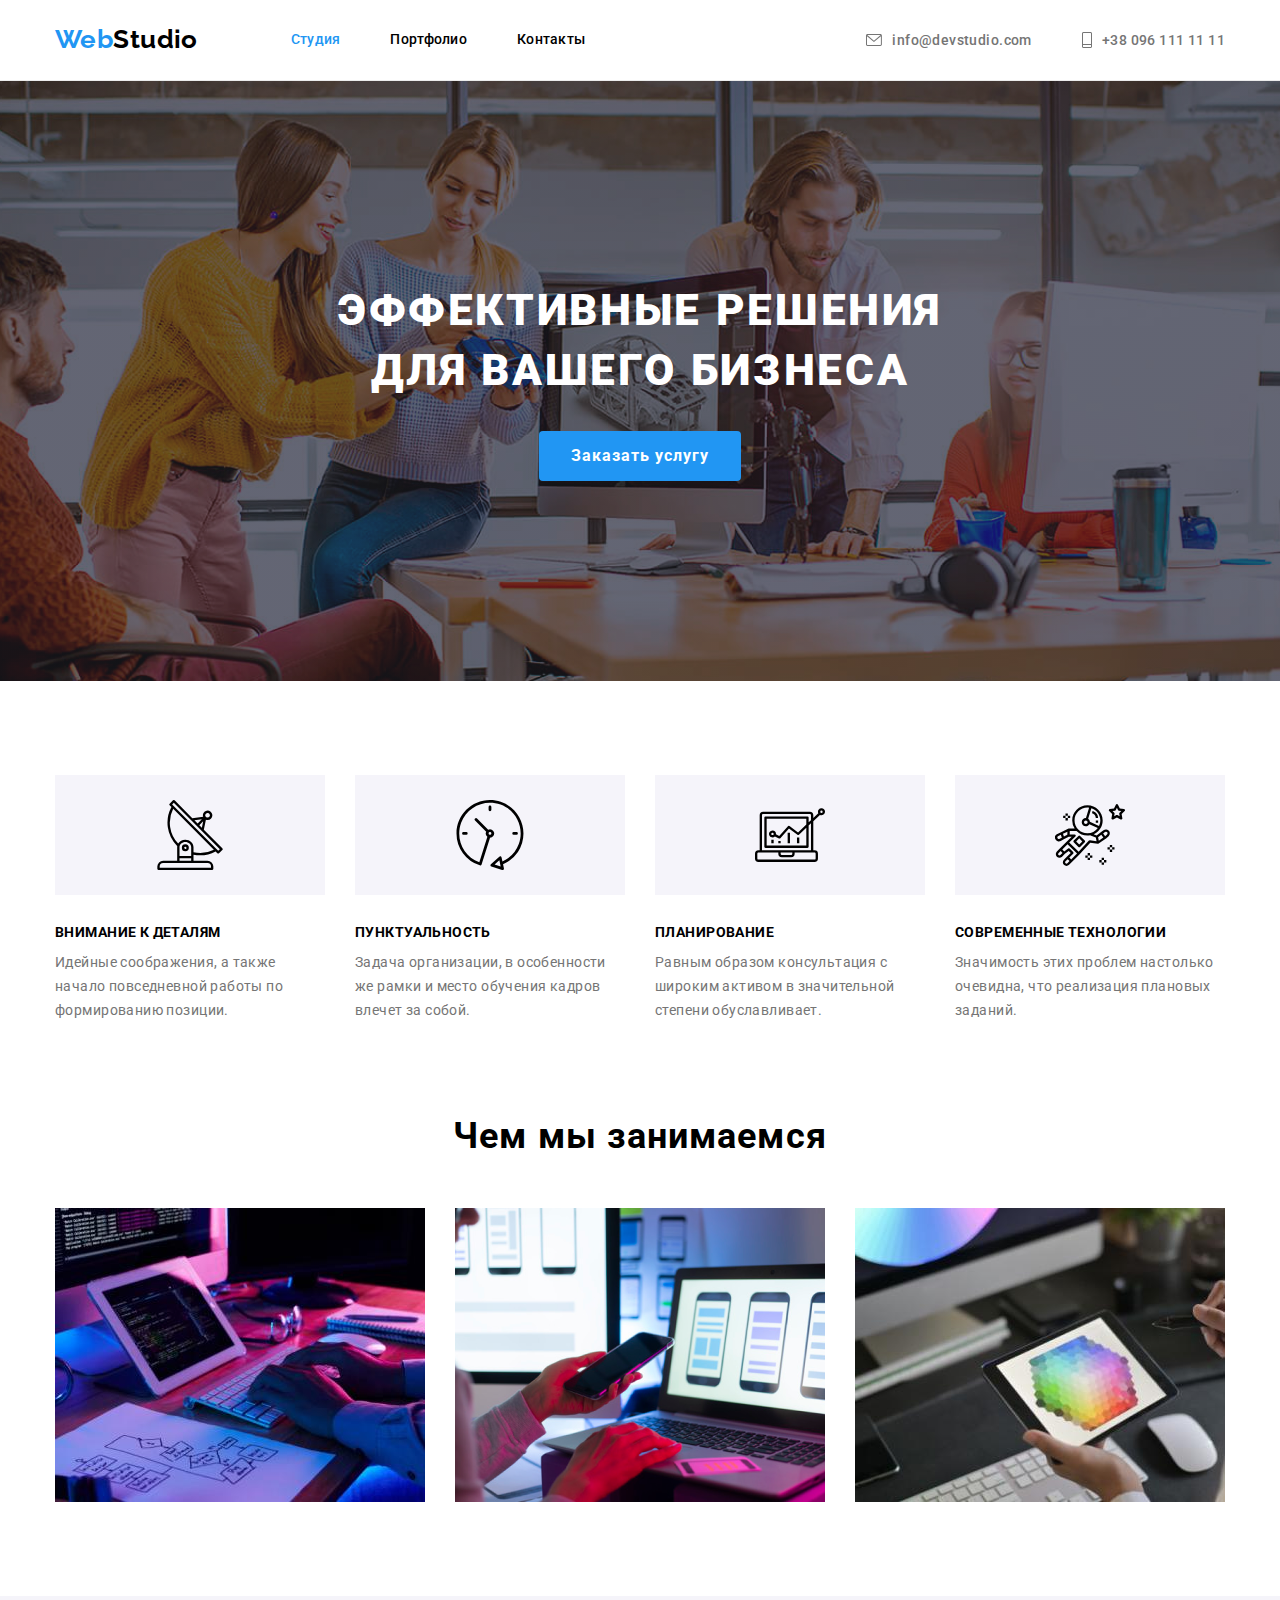
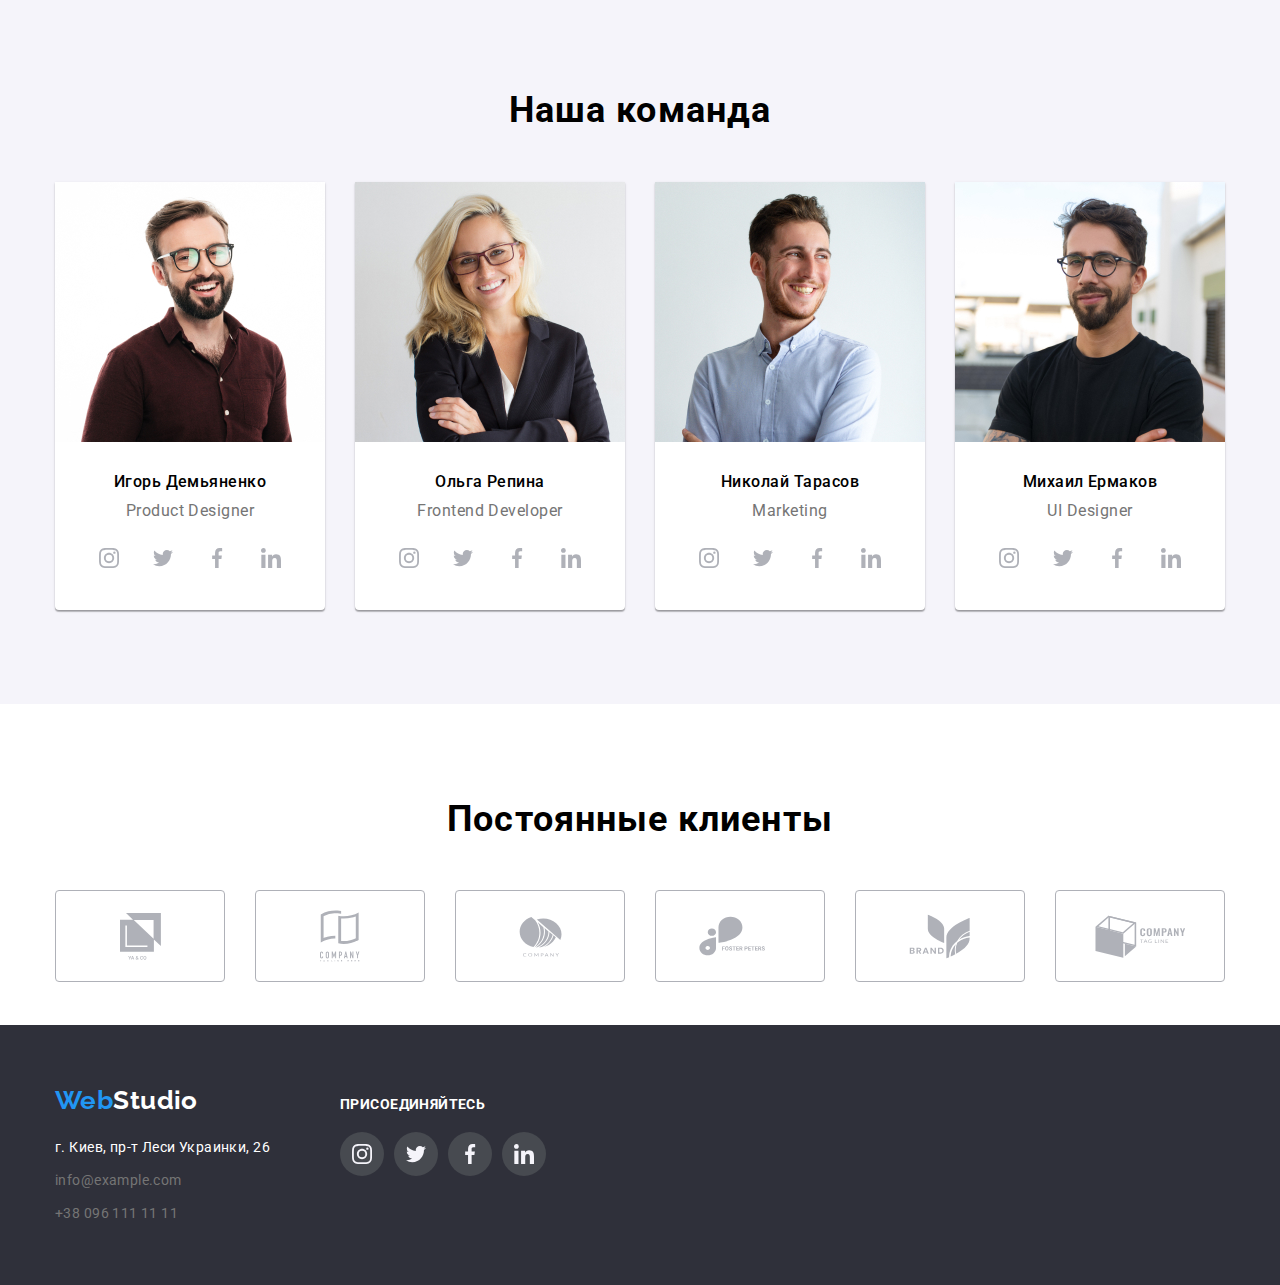
<file: index.html>
<!DOCTYPE html>
<html lang="ru">

<head>
    <meta charset="UTF-8" />
    <meta http-equiv="X-UA-Compatible" content="IE=edge" />
    <meta name="viewport" content="width=device-width, initial-scale=1.0" />
    <title>Web Studio</title>
    <link rel="stylesheet" href="./css/styles.css" />
    <link rel="preconnect" href="https://fonts.googleapis.com" />
    <link rel="preconnect" href="https://fonts.gstatic.com" crossorigin />
    <link href="https://fonts.googleapis.com/css2?family=Raleway:wght@700&family=Roboto:wght@400;500;700;900&display=swap" rel="stylesheet" />
    <link rel="stylesheet" href="https://cdnjs.cloudflare.com/ajax/libs/modern-normalize/1.1.0/modern-normalize.min.css" />
    <link rel="stylesheet" href="css/styles.css" />
</head>

<body class="body">
    <!-- ? header -->
    <header class="header">
        <div class="header-nav container">
            <nav class="nav-page">
                <a clas href="/" class="logo"> <span class="web">Web</span>Studio</a>
                <ul class="site-nav">
                    <li class="nav-item"><a href="index.html" class="link current-link">Студия</a></li>
                    <li class="nav-item"><a href="portfolio.html" class="link">Портфолио</a></li>
                    <li class="nav-item"><a href="/" class="link">Контакты</a></li>
                </ul>
            </nav>
            <ul class="header-contact">
                <li class="nav-item">
                    <a class="contacts-mail" href="mailto:info@devstudio.com"> 
                        <svg class="contacts-mail-icon" width="16" height="12">
                        <use href="images/icon.svg#icon-mail"></use>
                        </svg> info@devstudio.com </a>
                </li>
                <li class="nav-item">
                    <a class="contacts-mob" href="tel:+380961111111">  
                        <svg class="contacts-mob-icon" width="10" height="16">
                        <use href="images/icon.svg#icon-mobile"></use>
                        </svg> +38 096 111 11 11 </a>
                </li>
            </ul>
        </div>
    </header>

    <!-- ? main -->
    <main>
        <!-- section hero -->
                  <section class="section-hero">
            <div class="container">
                <h1 class="titel">ЭФФЕКТИВНЫЕ РЕШЕНИЯ ДЛЯ ВАШЕГО БИЗНЕСА</h1>
                <button type="button" class="button">Заказать услугу</button>
            </div>
        </section>

        <!-- section advantage -->
        <section class="section">
            
        <!-- <h2>Наше преимущество</h2> -->
            <div class="container">
                <ul class="advantage-box">
                    <li class="item item-advantage">
                        <div class="advantage-icon">
                        <svg width="70" height="70">
                            <use href="images/icon.svg#icon-antena"></use>
                        </svg>
                        </div>
                        <h3 class="advantage-title">Внимание к деталям</h3>
                        <p class="advantage-text"> 
                            Идейные соображения, а также начало повседневной работы по формированию позиции.
                        </p>
                    </li>
                    <li class="item item-advantage">
                        <div class="advantage-icon">
                         <svg width="70" height="70">
                            <use href="images/icon.svg#icon-clock"></use>
                        </svg>
                        </div>
                        <h3 class="advantage-title">Пунктуальность</h3>
                        <p class="advantage-text">
                            Задача организации, в особенности же рамки и место обучения кадров влечет за собой.
                        </p>
                    </li>
                    <li class="item item-advantage">
                        <div class="advantage-icon">
                         <svg width="70" height="70">
                            <use href="images/icon.svg#icon-diagram"></use>
                        </svg>
                        </div>
                        <h3 class="advantage-title">Планирование</h3>
                        <p class="advantage-text">
                            Равным образом консультация с широким активом в значительной степени обуславливает.
                        </p>
                    </li>
                    <li class="item item-advantage">
                        <div class="advantage-icon">
                         <svg width="70" height="70">
                            <use href="images/icon.svg#icon-astronaut"></use>
                        </svg>
                        </div>
                        <h3 class="advantage-title">Современные технологии</h3>
                        <p class="advantage-text">
                            Значимость этих проблем настолько очевидна, что реализация плановых заданий.
                        </p>
                    </li>
                </ul>
            </div>
        </section>

        <!-- section work-->
        <section class="section work">
            <div class="container">
                <h2 class="title-work">Чем мы занимаемся</h2>
                <ul class="list-work">
                    <li class="item">
                        <img src="./images/laptop.jpg" alt="laptop" width="370" style="display: block" />
                    </li>
                    <li class="item">
                        <img src="./images/smartphone.jpg" alt="smartphone" width="370" style="display: block" />
                    </li>
                    <li class="item">
                        <img src="./images/tablet.jpg" alt="tablet" width="370" style="display: block" />
                    </li>
                </ul>
            </div>
        </section>

        <!-- section team-->
        <section class="section section-team">
            <h2 class="title-team">Наша команда</h2>
            <div class="container">
                <ul class="list-team">
                    <li class="item item-team">
                        <img src="./images/img1.jpg" alt="Игорь Демьяненко" class="img-team" width="270" style="display: block" />
                        <h3 class="team-user">Игорь Демьяненко</h3>
                        <p class="user-prof">Product Designer</p>
                        <ul class="team-card-user">
                            <li class="team-list-icon">
                                <a class="team-link-icon t-icon" href="/" targey="blank" rel="/" aria-label="instagram">
                                  <svg class="team-icon" width="20" height="20">
                                  <use href="images/icon.svg#icon-instagram"></use>
                                  </svg>
                                </a>
                            </li>
                            <li class="team-list-icon">
                                <a class="team-link-icon t-icon" href="/" targey="blank" aria-label="twitter">
                                    <svg class="team-icon" width="20" height="20">
                                    <use href="images/icon.svg#icon-twitter"></use>
                                    </svg>
                                </a>
                            </li>
                            <li class="team-list-icon">
                                <a class="team-link-icon t-icon" href="/" targey="blank" aria-label="facebook">
                                    <svg class="team-icon" width="20" height="20">
                                    <use href="images/icon.svg#icon-facebook"></use>
                                    </svg>
                                </a>
                            </li>
                            <li class="team-list-icon">
                                <a class="team-link-icon t-icon" href="/" targey="blank" aria-label="linkedin">
                                    <svg class="team-icon" width="20" height="20">
                                    <use href="images/icon.svg#icon-linkedin"></use>
                                    </svg>
                                </a>
                            </li>
                        </ul>
                    </li>
                    <li class="item item-team">
                        <img src="./images/img2.jpg" alt="Ольга Репина" class="img-team" width="270" style="display: block" />
                        <h3 class="team-user">Ольга Репина</h3>
                        <p class="user-prof">Frontend Developer</p>
                        <ul class="team-card-user">
                            <li class="team-list-icon">
                                <a class="team-link-icon t-icon" href="/" targey="blank" rel="/" aria-label="instagram">
                                  <svg class="team-icon" width="20" height="20">
                                  <use href="images/icon.svg#icon-instagram"></use>
                                  </svg>
                                </a>
                            </li>
                            <li class="team-list-icon">
                                <a class="team-link-icon t-icon" href="/" targey="blank" aria-label="twitter">
                                    <svg class="team-icon" width="20" height="20">
                                    <use href="images/icon.svg#icon-twitter"></use>
                                    </svg>
                                </a>
                            </li>
                            <li class="team-list-icon">
                                <a class="team-link-icon t-icon" href="/" targey="blank" aria-label="facebook">
                                    <svg class="team-icon" width="20" height="20">
                                    <use href="images/icon.svg#icon-facebook"></use>
                                    </svg>
                                </a>
                            </li>
                            <li class="team-list-icon">
                                <a class="team-link-icon t-icon" href="/" targey="blank" aria-label="linkedin">
                                    <svg class="team-icon" width="20" height="20">
                                    <use href="images/icon.svg#icon-linkedin"></use>
                                    </svg>
                                </a>
                            </li>
                        </ul>
                    </li>
                    <li class="item item-team">
                        <img src="./images/img3.jpg" alt="Николай Тарасов" class="img-team" width="270" style="display: block" />
                        <h3 class="team-user">Николай Тарасов</h3>
                        <p class="user-prof">Marketing</p>
                        <ul class="team-card-user">
                            <li class="team-list-icon">
                                <a class="team-link-icon t-icon" href="/" targey="blank" rel="/" aria-label="instagram">
                                  <svg class="team-icon" width="20" height="20">
                                  <use href="images/icon.svg#icon-instagram"></use>
                                  </svg>
                                </a>
                            </li>
                            <li class="team-list-icon">
                                <a class="team-link-icon t-icon" href="/" targey="blank" aria-label="twitter">
                                    <svg class="team-icon" width="20" height="20">
                                    <use href="images/icon.svg#icon-twitter"></use>
                                    </svg>
                                </a>
                            </li>
                            <li class="team-list-icon">
                                <a class="team-link-icon t-icon" href="/" targey="blank" aria-label="facebook">
                                    <svg class="team-icon" width="20" height="20">
                                    <use href="images/icon.svg#icon-facebook"></use>
                                    </svg>
                                </a>
                            </li>
                            <li class="team-list-icon">
                                <a class="team-link-icon t-icon" href="/" targey="blank" aria-label="linkedin">
                                    <svg class="team-icon" width="20" height="20">
                                    <use href="images/icon.svg#icon-linkedin"></use>
                                    </svg>
                                </a>
                            </li>
                        </ul>
                    </li>
                    <li class="item item-team">
                        <img src="./images/img4.jpg" alt="Михаил Ермаков" class="img-team" width="270" style="display: block" />
                        <h3 class="team-user">Михаил Ермаков</h3>
                        <p class="user-prof">UI Designer</p>
                        <ul class="team-card-user">
                            <li class="team-list-icon">
                                <a class="team-link-icon t-icon" href="/" targey="blank" rel="/" aria-label="instagram">
                                  <svg class="team-icon" width="20" height="20">
                                  <use href="images/icon.svg#icon-instagram"></use>
                                  </svg>
                                </a>
                            </li>
                            <li class="team-list-icon">
                                <a class="team-link-icon t-icon" href="/" targey="blank" aria-label="twitter">
                                    <svg class="team-icon" width="20" height="20">
                                    <use href="images/icon.svg#icon-twitter"></use>
                                    </svg>
                                </a>
                            </li>
                            <li class="team-list-icon">
                                <a class="team-link-icon t-icon" href="/" targey="blank" aria-label="facebook">
                                    <svg class="team-icon" width="20" height="20">
                                    <use href="images/icon.svg#icon-facebook"></use>
                                    </svg>
                                </a>
                            </li>
                            <li class="team-list-icon">
                                <a class="team-link-icon t-icon" href="/" targey="blank" aria-label="linkedin">
                                    <svg class="team-icon" width="20" height="20">
                                    <use href="images/icon.svg#icon-linkedin"></use>
                                    </svg>
                                </a>
                            </li>
                        </ul>
                    </li>
                </ul>
            </div>
        </section>

        <!-- section regular customers -->
        <section class="section-customers">
          <div class="container">
            <h2 class="titel-customers">Постоянные клиенты</h2>
            <ul class="list-customers">

              <li class="item-customers">
                <a class="nav-customers" href="/">
                  <svg class="icon-customers" width="41" height="47">
                    <use href="images/icon.svg#icon-YaCo"></use>
                  </svg>
                </a>
              </li>

             <li class="item-customers">
               <a class="nav-customers" href="/">
                 <svg class="icon-customers" width="40" height="52">
                   <use href="images/icon.svg#icon-company"></use>
                 </svg>
               </a>
             </li>

             <li class="item-customers">
               <a class="nav-customers" href="/">
                 <svg class="icon-customers" width="43" height="41">
                   <use href="images/icon.svg#icon-COMPANY1"></use>
                 </svg>
               </a>
             </li>

             <li class="item-customers">
               <a class="nav-customers" href="/">
                <svg class="icon-customers" width="84" height="40">
                  <use href="images/icon.svg#icon-FP"></use>
                </svg>
               </a>  
             </li>

             <li class="item-customers">
               <a class="nav-customers" href="/">
                 <svg class="icon-customers" width="62" height="45">
                   <use href="images/icon.svg#icon-brand"></use>
                 </svg> 
               </a>
             </li>

             <li class="item-customers">
               <a class="nav-customers" href="/">
                 <svg class="icon-customers" width="93" height="43">
                   <use href="images/icon.svg#icon-CTL"></use>
                 </svg> 
               </a>
             </li>
            </ul>
         </div>
        </section>

    </main>

    <!-- ? footer -->
    <footer class="footer">
        <div class="container footer-container">
            <div class="footer-address"> 
              <a href="/" class="logo"><span class="web">Web</span><span class="studio">Studio</span></a>
               <address>
                 <ul class="list-address">
                    <li>
                        <p class="address">г. Киев, пр-т Леси Украинки, 26</p>
                    </li>
                    <li>
                        <a href="mailto:info@example.com" class="mail">info@example.com</a>
                    </li>
                    <li><a href="tel:+380961111111" class="tel">+38 096 111 11 11</a></li>
                 </ul>
              </address>
            </div>
            <div class="footer-join">
               <strong class="join-title">ПРИСОЕДИНЯЙТЕСЬ</strong>
                    <ul class="join">
                            <li class="join-list-icon">
                                <a class="join-link-icon icon" href="/" targey="blank" rel="/" aria-label="instagram">
                                  <svg class="join-icon" width="20" height="20">
                                  <use href="images/icon.svg#icon-instagram"></use>
                                  </svg>
                                </a>
                            </li>
                            <li class="join-list-icon">
                                <a class="join-link-icon icon" href="/" targey="blank" aria-label="twitter">
                                    <svg class="join-icon" width="20" height="20">
                                    <use href="images/icon.svg#icon-twitter"></use>
                                    </svg>
                                </a>
                            </li>
                            <li class="join-list-icon">
                                <a class="join-link-icon icon" href="/" targey="blank" aria-label="facebook">
                                    <svg class="join-icon" width="20" height="20">
                                    <use href="images/icon.svg#icon-facebook"></use>
                                    </svg>
                                </a>
                            </li>
                            <li class="join-list-icon">
                                <a class="join-link-icon icon" href="/" targey="blank" aria-label="linkedin">
                                    <svg class="join-icon" width="20" height="20">
                                    <use href="images/icon.svg#icon-linkedin"></use>
                                    </svg>
                                </a>
                            </li>
                     </ul>
            </div>
        </div>
    </footer>
</body>

</html>
</file>
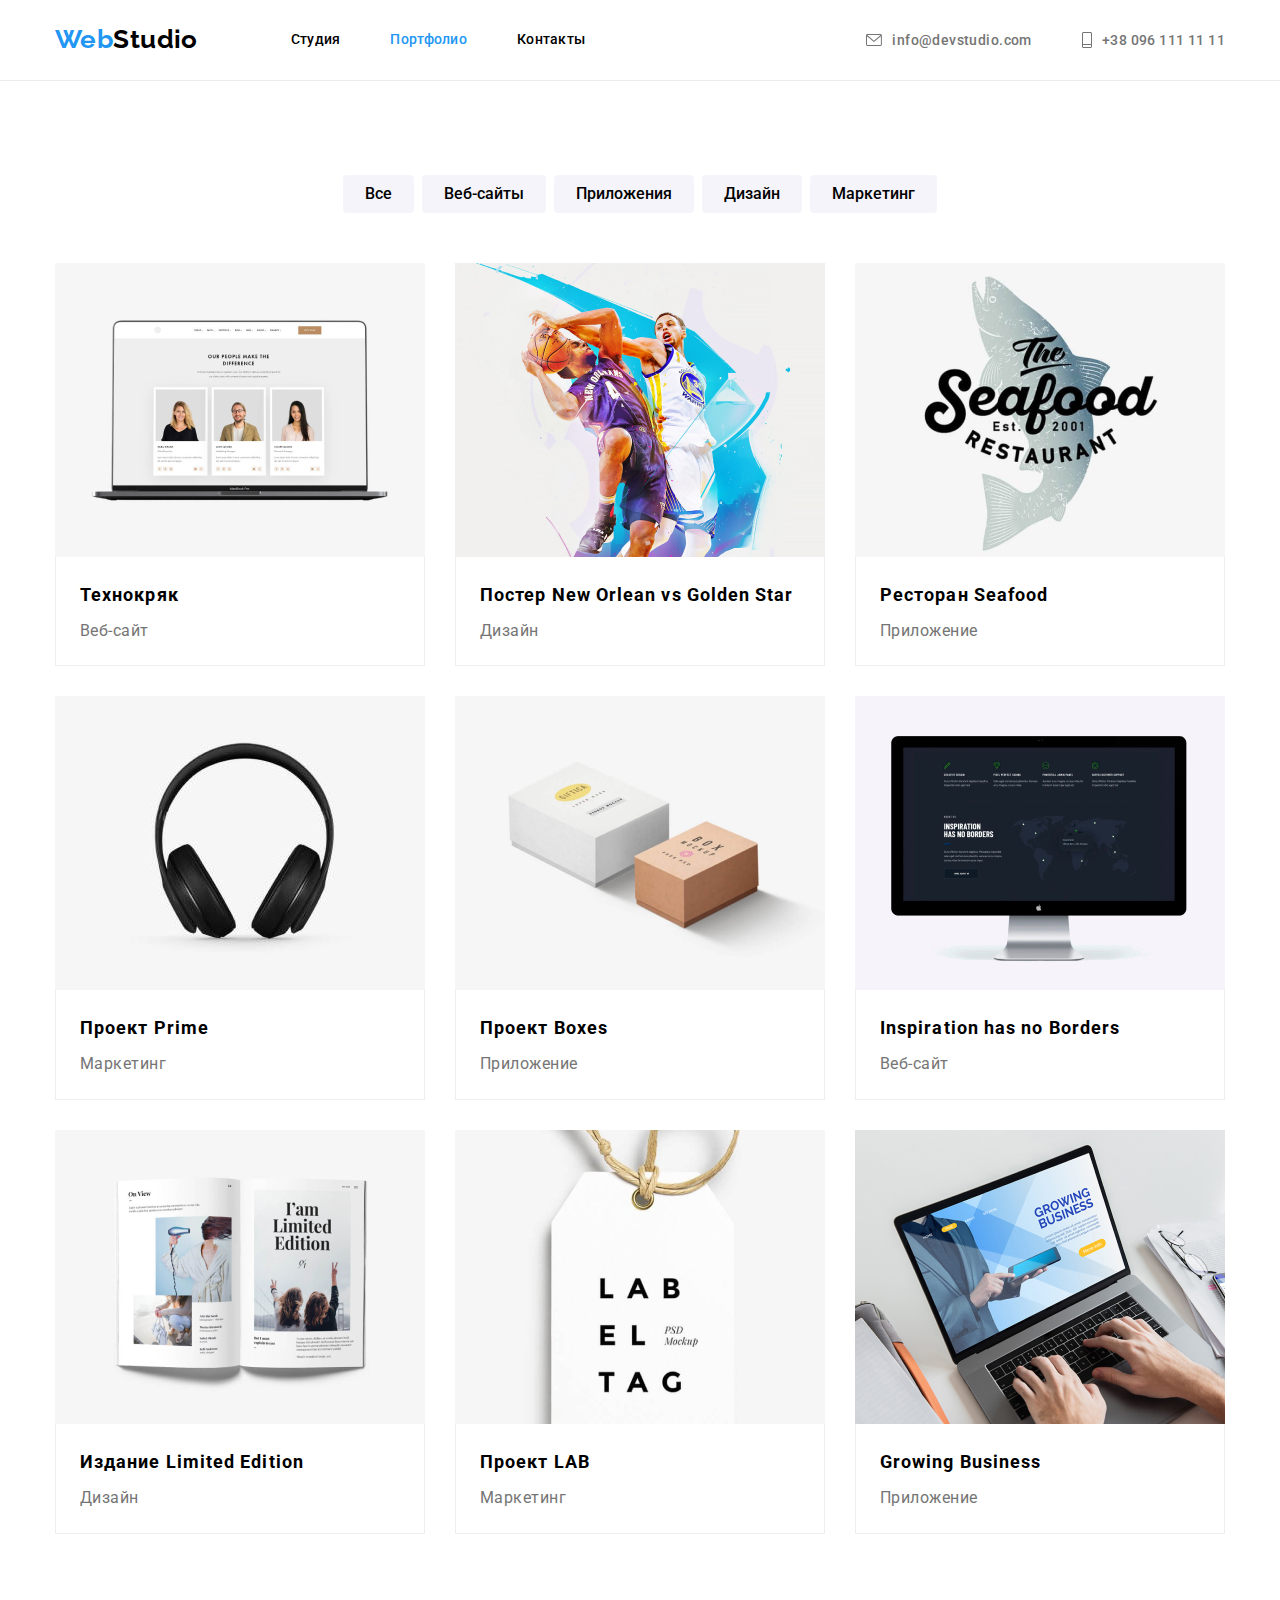
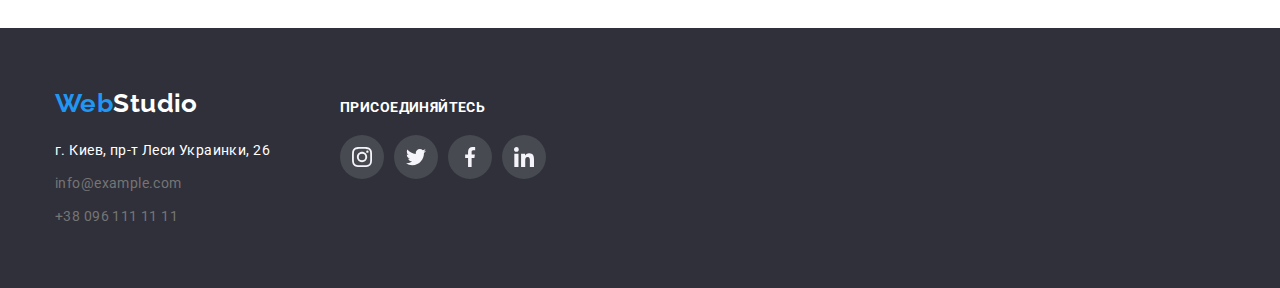
<file: portfolio.html>
<!DOCTYPE html>
<html lang="ru">

<head>
  <meta charset="UTF-8" />
  <meta http-equiv="X-UA-Compatible" content="IE=edge" />
  <meta name="viewport" content="width=device-width, initial-scale=1.0" />
  <title>Web Studio</title>
  <link rel="stylesheet" href="./css/styles.css" />
  <link rel="preconnect" href="https://fonts.googleapis.com" />
  <link rel="preconnect" href="https://fonts.gstatic.com" crossorigin />
  <link href="https://fonts.googleapis.com/css2?family=Raleway:wght@700&family=Roboto:wght@400;500;700;900&display=swap" rel="stylesheet" />
  <link rel="stylesheet" href="https://cdnjs.cloudflare.com/ajax/libs/modern-normalize/1.1.0/modern-normalize.min.css" />
  <link rel="stylesheet" href="css/styles.css" />
</head>

<body class="body">
  <!-- ? header -->
  <header class="header">
    <div class="header-nav container">
      <nav class="nav-page">
        <a clas href="/" class="logo"> <span class="web">Web</span>Studio</a>
        <ul class="site-nav">
          <li class="nav-item"><a href="index.html" class="link">Студия</a></li>
          <li class="nav-item">
            <a href="portfolio.html" class="link current-link">Портфолио</a>
          </li>
          <li class="nav-item"><a href="/" class="link">Контакты</a></li>
        </ul>
      </nav>
       <ul class="header-contact">
                <li class="nav-item">
                    <a class="contacts-mail" href="mailto:info@devstudio.com"> 
                        <svg class="contacts-mail-icon" width="16" height="12">
                        <use href="images/icon.svg#icon-mail"></use>
                        </svg> info@devstudio.com </a>
                </li>
                <li class="nav-item">
                    <a class="contacts-mob" href="tel:+380961111111">  
                        <svg class="contacts-mob-icon" width="10" height="16">
                        <use href="images/icon.svg#icon-mobile"></use>
                        </svg> +38 096 111 11 11 </a>
                </li>
            </ul>
    </div>
  </header>

  <!-- ? main -->
  <main>

    <!-- section filter -->
    <section class="section">

      <!-- <h1>ПОРТФОЛИО</h1> -->
      <div class="container">
        <ul class="port-list">
          <li class="port-item"><button type="button" class="filter">Все</button></li>
          <li class="port-item"><button type="button" class="filter">Веб-сайты</button></li>
          <li class="port-item"><button type="button" class="filter">Приложения</button></li>
          <li class="port-item"><button type="button" class="filter">Дизайн</button></li>
          <li class="port-item"><button type="button" class="filter">Маркетинг</button></li>
        </ul>
        <ul class="flex-container">
          <li class="flex-element">
            <a class="flex-link" href="/">
            <img src="./images/techhryack.jpg" alt="технокряк" width="370" style="display: block" />
            <div class="filter-border">
              <h2 class="filter-title">Технокряк</h2>
              <p class="filter-chapter">Веб-сайт</p>
            </div>
            </a>
          </li>
          <li class="flex-element">
            <a class="flex-link" href="/">
            <img src="./images/poster.jpg" alt="New Orlean vs Golden Star" width="370" style="display: block" />
            <div class="filter-border">
              <h2 class="filter-title">Постер New Orlean vs Golden Star</h2>
              <p class="filter-chapter">Дизайн</p>
            </div>
            </a>
          </li>
          <li class="flex-element">
            <a class="flex-link" href="/">
            <img src="./images/restoran.jpg" alt="Seafood" width="370" style="display: block" />
            <div class="filter-border">
              <h2 class="filter-title">Ресторан Seafood</h2>
              <p class="filter-chapter">Приложение</p>
            </div>
            </a>
          </li>
          <li class="flex-element">
            <a class="flex-link" href="/">
            <img src="./images/project.jpg" alt="Prime" width="370" style="display: block" />
            <div class="filter-border">
              <h2 class="filter-title">Проект Prime</h2>
              <p class="filter-chapter">Маркетинг</p>
            </div>
            </a>
          </li>
          <li class="flex-element">
            <a class="flex-link" href="/">
            <img src="./images/boxes.jpg" alt="Boxes" width="370" style="display: block" />
            <div class="filter-border">
              <h2 class="filter-title">Проект Boxes</h2>
              <p class="filter-chapter">Приложение</p>
            </div>
            </a>
          </li>
          <li class="flex-element">
            <a class="flex-link" href="/">
            <img src="./images/borders.jpg" alt="Borders" width="370" style="display: block" />
            <div class="filter-border">
              <h2 class="filter-title">Inspiration has no Borders</h2>
              <p class="filter-chapter">Веб-сайт</p>
            </div>
            </a>
          </li>
          <li class="flex-element">
            <a class="flex-link" href="/">
            <img src="./images/Limited Edition.jpg" alt="Limited Edition" width="370" style="display: block" />
            <div class="filter-border">
              <h2 class="filter-title">Издание Limited Edition</h2>
              <p class="filter-chapter">Дизайн</p>
            </div>
            </a>
          </li>
          <li class="flex-element">
            <a class="flex-link" href="/">
            <img src="./images/LAB.jpg" alt="LAB" width="370" style="display: block" />
            <div class="filter-border">
              <h2 class="filter-title">Проект LAB</h2>
              <p class="filter-chapter">Маркетинг</p>
            </div>
            </a>
          </li>
          <li class="flex-element">
            <a class="flex-link" href="/">
            <img src="./images/Growing Business.jpg" alt="Growing Business" width="370" style="display: block" />
            <div class="filter-border">
              <h2 class="filter-title">Growing Business</h2>
              <p class="filter-chapter">Приложение</p>
            </div>
            </a>
          </li>
        </ul>
      </div>
    </section>
  </main>

  <!-- ? footer -->
  <footer class="footer">
        <div class="container footer-container">
            <div class="footer-address"> 
              <a href="/" class="logo"><span class="web">Web</span><span class="studio">Studio</span></a>
               <address>
                 <ul class="list-address">
                    <li>
                        <p class="address">г. Киев, пр-т Леси Украинки, 26</p>
                    </li>
                    <li>
                        <a href="mailto:info@example.com" class="mail">info@example.com</a>
                    </li>
                    <li><a href="tel:+380961111111" class="tel">+38 096 111 11 11</a></li>
                 </ul>
              </address>
            </div>
            <div class="footer-join">
               <strong class="join-title">ПРИСОЕДИНЯЙТЕСЬ</strong>
                    <ul class="join">
                            <li class="join-list-icon">
                                <a class="join-link-icon icon" href="/" targey="blank" rel="/" aria-label="instagram">
                                  <svg class="join-icon" width="20" height="20">
                                  <use href="images/icon.svg#icon-instagram"></use>
                                  </svg>
                                </a>
                            </li>
                            <li class="join-list-icon">
                                <a class="join-link-icon icon" href="/" targey="blank" aria-label="twitter">
                                    <svg class="join-icon" width="20" height="20">
                                    <use href="images/icon.svg#icon-twitter"></use>
                                    </svg>
                                </a>
                            </li>
                            <li class="join-list-icon">
                                <a class="join-link-icon icon" href="/" targey="blank" aria-label="facebook">
                                    <svg class="join-icon" width="20" height="20">
                                    <use href="images/icon.svg#icon-facebook"></use>
                                    </svg>
                                </a>
                            </li>
                            <li class="join-list-icon">
                                <a class="join-link-icon icon" href="/" targey="blank" aria-label="linkedin">
                                    <svg class="join-icon" width="20" height="20">
                                    <use href="images/icon.svg#icon-linkedin"></use>
                                    </svg>
                                </a>
                            </li>
                     </ul>
            </div>
        </div>
  </footer>
</body>

</html>
</file>
<file: css/styles.css>
/* HOME */

/* body */

.body {
  font-family: 'Roboto', 'sans-serif';
  font-style: normal;
  font-size: 14px;
  letter-spacing: 0.03em;

  color: #757575;
}

:root {
  --basic-font-family: 'Roboto';

  --basiс-background-color: #2f303a;
  --secondary-background-color: #f5f4fa;
  --third-background-color: #2196f3;

  --basiс-color: #757575;
  --secondary-color: black;
  --third-color: #2196f3;
  --final-color: #ffffff;
}

/* ? header */
.header {
  display: flex;
  align-items: center;

  border-bottom: 1px solid #ececec;
  border-left: none;
}

.container {
  margin-left: auto;
  margin-right: auto;
  padding-left: 15px;
  padding-right: 15px;

  width: 1200px;
}

.header-nav {
  display: inline-block;
  display: flex;
}

.nav-page {
  display: inline-block;
  display: flex;
}

.logo,
.web {
  color: var(--secondary-color);
  padding: 0px;
  padding-top: 24px;
  padding-bottom: 25px;

  font-family: 'Raleway';
  font-weight: 700;
  font-size: 26px;
  line-height: 1.19;

  text-decoration: none;
}

.web {
  color: var(--third-color);
}

ul {
  list-style: none;
  padding: 0;
  margin: 0;
}

/* site nav */

.site-nav,
.link,
.filter {
  color: var(--secondary-color);
}

.site-nav {
  display: flex;
  margin-left: 93px;
}

.site-nav .nav-item {
  margin-right: 50px;
}

.site-nav .nav-item:last-child {
  margin-right: 0px;
}

.current-link {
  color: var(--third-color);
  display: block;
}

.link:hover,
.link:focus,
.contacts-mail:hover,
.contacts-mail:focus,
.contacts-mob:hover,
.contacts-mob:focus,
.mail:hover,
.mail:focus,
.tel:hover,
.tel:focus {
  color: var(--third-color);
}

.link {
  font-family: var(--basic-font-family);

  display: block;
  padding-top: 32px;
  padding-bottom: 32px;

  font-weight: 500;
  line-height: 1.14;
  letter-spacing: 0.02em;
  text-decoration: none;
}

 /* contact */

.header-contact {
  display: flex;
  align-items: center;
  margin-left: auto;
  padding-top: 32px;
  padding-bottom: 32px;
}

.contacts-mail,
.contacts-mob {
  color: var(--basiс-color);
  font-weight: 500;
  text-decoration: none;
}

.contacts-mail {
  display: flex;
  align-content: center;
  align-items: center;
}

.contacts-mob {
  display: flex;
  align-items: center;
  justify-content: center;
  padding-right: 0px;
  margin-left: 50px;
}

.contacts-mail-icon,
.contacts-mob-icon {
  margin-right: 10px;
  fill: currentColor;
}

.contacts-mob-icon:hover,
.contacts-mob-icon:focus,
.contacts-mail-icon:hover,
.contacts-mail-icon:focus {
  background-color: var(--secondary-background-color);
  fill: #2196f3;
}


/* ? main */

/* section hero */
.section-hero,
.footer {
  background-color: var(--basiс-background-color);
}

.section-hero {
  text-align: center;
  padding-top: 200px;
  padding-bottom: 200px;

  background-image: linear-gradient(rgba(47, 48, 58, 0.4), rgba(47, 48, 58, 0.4)), 
  url(../images/Img.png);
  background-repeat: no-repeat;
  background-position: center;
  max-width: 1600px;
  margin: 0 auto;
  }

.titel {
  font-family: var(--basic-font-family);
  color: var(--final-color);

  margin: 0px auto;
  margin-bottom: 30px;
  width: 696px;

  font-weight: 900;
  font-size: 44px;
  line-height: 1.36;
  letter-spacing: 0.06em;
}

.button {
  font-family: var(--basic-font-family);
  background-color: var(--third-background-color);
  color: var(--final-color);
  padding: 10px 32px;

  cursor: pointer;
  border: none;
  border-radius: 4px;

  font-weight: 700;
  letter-spacing: 0.06em;
  font-size: 16px;
  line-height: 1.9;
}

/* section advantage */

.section {
  padding-top: 94px;
  padding-bottom: 94px;
}

.advantage-box {
  display: flex;
  justify-content: space-between;
  margin-top: 0px;
  margin-bottom: 0px;
  padding-left: 0px;
}

.advantage-icon {
  background-color: var(--secondary-background-color);

  display: flex;
  height: 120px;
  justify-content: center;
  align-items: center;
}

.advantage-title {
  font-family: var(--basic-font-family);
  color: var(--secondary-color);

  margin-top: 30px;
  margin-bottom: 10px;

  font-weight: 700;
  font-size: 14px;
  line-height: 1.14;
  letter-spacing: 0.03em;
  text-transform: uppercase;
}

.advantage-text {
  font-family: var(--basic-font-family);
  color: var(--basiс-color);

  margin-top: 0px;
  margin-bottom: 0px;
  width: 270px;

  line-height: 1.7;
  letter-spacing: 0.03em;
}

/* section work and team */
.work {
  padding-top: 0px;
}

.item {
margin-right: 30px;
}

.item:last-child {
  margin-right: 0px;
}

.title-work,
.title-team {
  font-family: var(--basic-font-family);
  color: var(--secondary-color);

  margin-top: 0px;
  margin-bottom: 50px;

  font-weight: 700;
  font-size: 36px;
  line-height: 1.16;
  letter-spacing: 0.03em;
}

.title-work {
  text-align: center;
  margin-bottom: 50px;
}

.list-work {
  display: inline-block;
  display: flex;
}

element.style {
  display: block;
  max-width: 100%;
  height: auto;
}

.section-team {
  background-color: var(--secondary-background-color);
  margin-bottom: 0px;
}

.title-team {
  text-align: center;
  margin: 0px;
  margin-bottom: 50px;
}

.list-team {
  display: inline-block;
  display: flex;
  padding-bottom: 0px;
}

.item-team {
  background: var(--final-color);
  box-shadow: 0px 1px 3px rgba(0, 0, 0, 0.12), 0px 1px 1px rgba(0, 0, 0, 0.14), 0px 2px 1px rgba(0, 0, 0, 0.2);
  border-radius: 0px 0px 4px 4px;
}

.img-team {
 margin-bottom: 30px;
}

.team-user {
  font-family: var(--basic-font-family);
  color: var(--secondary-color);

  margin: 0px;
  margin-bottom: 10px;
  text-align: center;

  font-weight: 500;
  font-size: 16px;
  line-height: 1.19;
  letter-spacing: 0.03em;
}

.user-prof {
  font-family: var(--basic-font-family);
  color: var(--basiс-color);

  text-align: center;
  margin: 0px;
  margin-bottom: 16px;

  font-size: 16px;
  line-height: 1.19;
  letter-spacing: 0.03em;
}

.team-card-user {
  display: flex;
  margin-bottom: 30px;
  justify-content: center;
}

ul {
  list-style: none;
}

.team-list-icon {
  border-color: var(--final-color);

  width: 44px;
  height: 44px;
  margin-right: 10px;
}

.team-list-icon:last-child {
  margin-right: 0px;
}

.team-link-icon {
  display: block;
  align-items: center;
  justify-content: center;
  width: 44px;
  height: 44px;
  padding: 12px;

  background-color: #ffff;
  border-radius: 70%;
}

.t-icon {
  background-color: #fff;
}

.team-icon {
  fill: #AFB1B8;
}

.team-link-icon:hover .team-icon,
.team-link-icon:focus .team-icon {
  fill: #F5F4FA;
  background-color: #AFB1B8;
}

.t-icon:hover,
.t-icon:focus {
  background-color: #AFB1B8;
}

/* section-customers */

.section-customers {
  margin-top: 0px;
  margin-bottom: 0px;
  background-color: #ffff;
}

.titel-customers {
  color: var(--secondary-color);

  padding-top: 94px;
  margin-top: 0px;
  margin-bottom: 50px;

  font-weight: 700;
  font-size: 36px;
  line-height: 42px;
  text-align: center;
  letter-spacing: 0.03em;
}

.list-customers {
  display: flex;
  justify-content: center;
  margin-bottom: 43px;
}

.item-customers {
  margin-right: 30px;
}

.item-customers:last-child {
  margin-right: 0px;
}

.nav-customers {
  display: flex;
  align-items: center;
  justify-content: center;
  width: 170px;
  height: 92px;

  color: #AFB1B8;
  background-color: #ffff;
  border: 1px solid #AFB1B8;
  border-radius: 4px;
  cursor: pointer;
}

.icon-customers {
  fill: currentColor;
}

.nav-customers:hover, .nav-customers:focus {
  color: #2196f3;
  border: 1px solid #2196F3;
  outline: none;
}

/* ? footer */

.footer {
  padding-top: 60px;
  padding-bottom: 60px;
}

.footer-container {
  display: flex;
  align-items: baseline;
}

/* footer address */
.studio {
  color: var(--final-color);

  font-family: 'Raleway';
  font-weight: 700;
  font-size: 26px;
  line-height: 1.19;
}

.list-address {
  margin-top: 20px;
}

.address {
  font-family: var(--basic-font-family);
  color: var(--final-color);
  margin: 0px;
  margin-bottom: 9px;

  font-style: normal;
  line-height: 1.7;
  letter-spacing: 0.03em;
}

.mail,
.tel {
  font-family: var(--basic-font-family);
  color: var(--basiс-color);

  font-style: normal;
  line-height: 1.7;
  letter-spacing: 0.03em;
  text-decoration: none;
}

.mail {
  display: block;
  margin-bottom: 9px;
}

/* footer join */

.footer-join {
  margin: 0px;
  margin-left: 70px;
}

.join-title {
  display: inline-block;
  margin-bottom: 20px;
  
  font-size: 14px;
  line-height: 16px;
  letter-spacing: 0.03em;
  
  color: #FFFFFF;
  text-transform: uppercase;
}

.join {
  display: flex;
  padding: 0px;
}

.join-list-icon {
  width: 44px;
  height: 44px;
  margin-right: 10px;
  border-color: #ffff;
}

.join-list-icon:last-child {
  margin-right: 0px;
}

.join-link-icon {
  display: block;
  align-items: center;
  justify-content: center;
  width: 44px;
  height: 44px;
  padding: 12px;

  border-radius: 70%;
}

.icon {
  background-color: #474a50;
}

.join-icon {
  fill: #F5F4FA;
}

.join-link-icon:hover .team-icon,
.join-link-icon:focus .team-icon {
  fill: #F5F4FA;
}

.icon:hover,
.icon:focus {
  background-color: #2196F3;
}

/* ! PORTFOLIO */

/* section filter */

.portfolio {
  padding-top: 94px;
}

.port-list {
  display: flex;
  justify-content: center;
  margin-top: 0px;
  margin-bottom: 50px;
}

.port-item {
  margin-right: 8px;
}

.port-item:last-child {
  margin-right: 0px;
}

.filter {
  font-family: var(--basic-font-family);
  background-color: var(--secondary-background-color);
  color: var(--secondary-color);

  padding: 6px 22px;

  font-weight: 500;
  font-size: 16px;
  line-height: 1.6;

  border: none;
  border-radius: 4px;
  cursor: pointer;
}

.filter:hover,
.filter:focus {
  background-color: var(--third-background-color);
  color: var(--final-color);
  box-shadow: 0px 3px 1px rgba(0, 0, 0, 0.1), 0px 1px 2px rgba(0, 0, 0, 0.08), 0px 2px 2px rgba(0, 0, 0, 0.12);
}

.flex-container {
  display: flex;
  flex-wrap: wrap;
  margin-right: -30px;
  margin-bottom: -30px;
}

.flex-element {
  width: 370px;
  margin-right: 30px;
  margin-bottom: 30px;
}

.flex-element:nth-child(3n) {
  margin-right: 0px;
}

.flex-link {
  display: block;
  cursor: pointer;
  text-decoration: none;
}

.flex-link:hover, 
.flex-link:focus {
  background: #FFFFFF;
  box-shadow: 0px 1px 1px rgba(0, 0, 0, 0.12), 0px 4px 4px rgba(0, 0, 0, 0.06), 1px 4px 6px rgba(0, 0, 0, 0.16);
}

.filter-border {
  margin: 0px;
  padding: 20px 24px;

  border: 1px solid #eeeeee;
  border-top: none;
}

.filter-title {
  font-family: var(--basic-font-family);
  color: var(--secondary-color);
  margin-top: 0px;
  margin-bottom: 0px;

  font-weight: 700;
  font-size: 18px;
  line-height: 2;
  letter-spacing: 0.06em;
}

.filter-chapter {
  font-family: var(--basic-font-family);
  color: var(--basiс-color);

  margin-top: 4px;
  margin-bottom: 0px;

  font-size: 16px;
  line-height: 1.8;
  letter-spacing: 0.03em;
}
</file>
